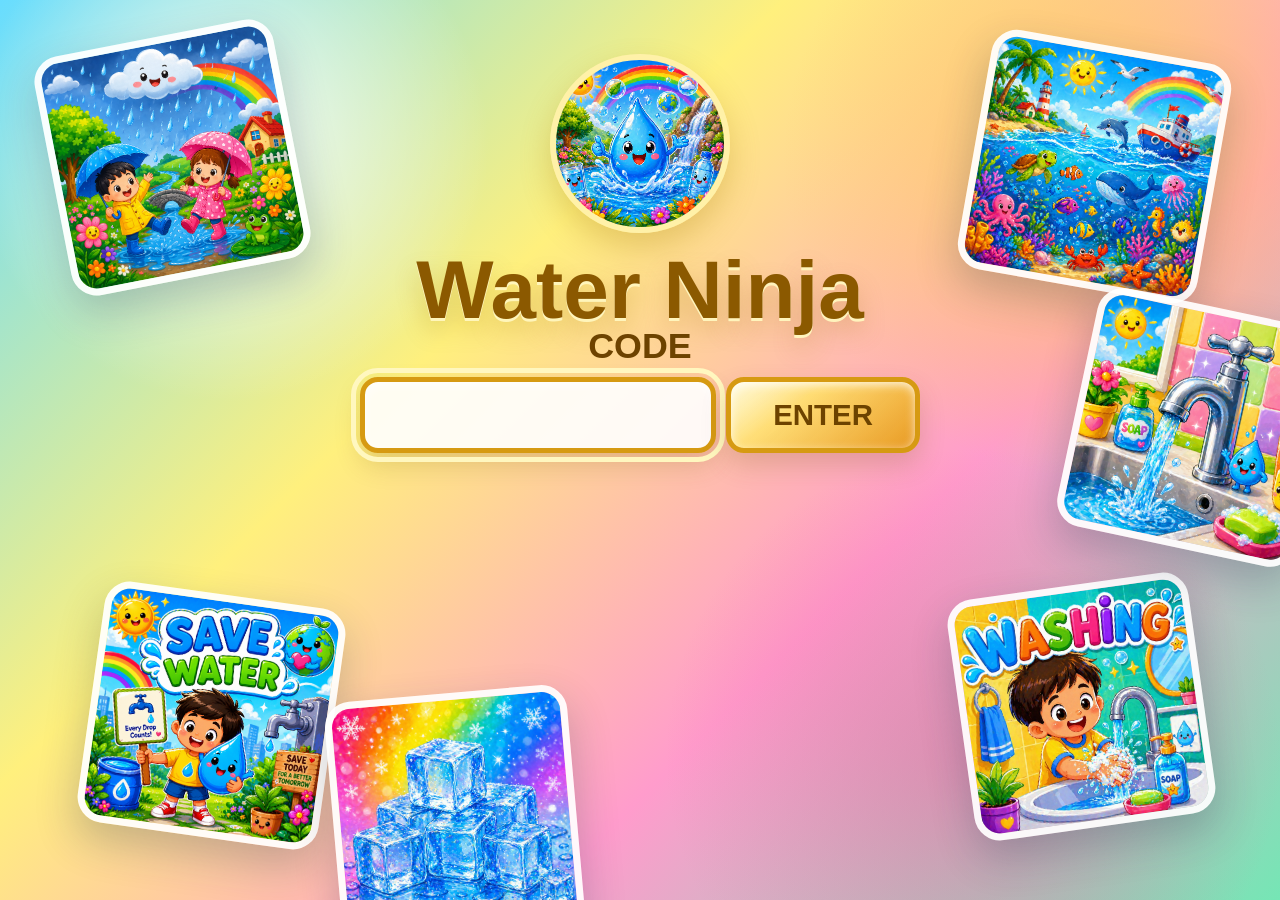
<file: index.html>
<!doctype html>
<html lang="en">
  <head>
    <meta charset="utf-8">
    <meta name="viewport" content="width=device-width,initial-scale=1,maximum-scale=1,viewport-fit=cover,user-scalable=no">
    <meta name="theme-color" content="#0877d6">
    <meta name="mobile-web-app-capable" content="yes">
    <meta name="apple-mobile-web-app-capable" content="yes">
    <meta name="apple-mobile-web-app-status-bar-style" content="black-translucent">
    <meta name="apple-mobile-web-app-title" content="Water Ninja">
    <meta name="format-detection" content="telephone=no">
    <link rel="manifest" href="manifest.json">
    <title>Water Ninja</title>
    <link rel="icon" href="icon-192.png">
    <link rel="stylesheet" href="styles.css">
    <link rel="apple-touch-icon" href="apple-touch-icon.png">
    <link rel="apple-touch-icon" sizes="180x180" href="apple-touch-icon.png">
  </head>
  <body>
    <div class="app-shell">
      <header class="topbar">
        <div class="controls-left" aria-label="Game controls left">
          <button id="startButton" class="control-button primary" type="button">
            <span aria-hidden="true">&#9654;</span>
            <span>Start</span>
          </button>
          <button id="pauseButton" class="control-button" type="button">
            <span aria-hidden="true">&#10074;&#10074;</span>
            <span>Pause</span>
          </button>
          <button id="endGameButton" class="control-button compact" type="button" aria-label="End the game" title="End the game">
            <span aria-hidden="true">&#10006;</span>
            <span>End</span>
          </button>
        </div>

        <div class="brand">
          <img src="assets/water.png" alt="" aria-hidden="true">
          <div>
            <h1>Water Ninja</h1>
          </div>
        </div>

        <div class="controls-right" aria-label="Game controls right">
          <button id="resetButton" class="control-button" type="button" aria-label="Reset game" title="Reset">
            <span aria-hidden="true">&#8635;</span>
            <span>Reset</span>
          </button>
          <button id="modeToggleButton" class="control-button mode-toggle" type="button" aria-label="Switch to One Player Mode" aria-pressed="false" title="Switch to One Player Mode">
            <span aria-hidden="true">1P</span>
            <span>One Player</span>
          </button>
          <button id="fullscreenButton" class="icon-button fullscreen-toggle" type="button" aria-label="Full screen" aria-pressed="false" title="Full screen">
            <span aria-hidden="true">&#9974;</span>
            <span class="sr-only">Full Screen</span>
          </button>
        </div>
      </header>

      <main id="arena" class="arena two-player" aria-label="Two-player game area">
        <canvas id="gameCanvas"></canvas>
        <div class="center-divider" aria-hidden="true"></div>

        <section class="player-hud player-one" aria-label="Player 1">
          <div class="hud-row">
            <div class="player-name">Player 1</div>
            <div class="prompt-card">
              <div class="target-line">
                <span>Find:</span>
                <strong id="target-0">rain</strong>
              </div>
              <p id="pattern-0">Water comes from ____.</p>
              <p id="answer-0" class="answer" aria-live="polite"></p>
            </div>
            <div class="stat">
              <span>Score</span>
              <strong id="score-0">0</strong>
            </div>
            <div class="stat">
              <span>Round</span>
              <strong id="round-0">1/3</strong>
            </div>
            <div class="stat">
              <span>Time</span>
              <strong id="time-0">20</strong>
            </div>
          </div>
        </section>

        <section class="player-hud player-two" aria-label="Player 2">
          <div class="hud-row">
            <div class="player-name">Player 2</div>
            <div class="prompt-card">
              <div class="target-line">
                <span>Find:</span>
                <strong id="target-1">sea</strong>
              </div>
              <p id="pattern-1">Water comes from the ____.</p>
              <p id="answer-1" class="answer" aria-live="polite"></p>
            </div>
            <div class="stat">
              <span>Score</span>
              <strong id="score-1">0</strong>
            </div>
            <div class="stat">
              <span>Round</span>
              <strong id="round-1">1/3</strong>
            </div>
            <div class="stat">
              <span>Time</span>
              <strong id="time-1">20</strong>
            </div>
          </div>
        </section>
      </main>
    </div>

    <div id="accessOverlay" class="access-overlay" aria-live="polite">
      <div class="cover-images" aria-hidden="true">
        <img class="cover-image cover-image-a" src="assets/rain.png" alt="">
        <img class="cover-image cover-image-b" src="assets/sea.png" alt="">
        <img class="cover-image cover-image-c" src="assets/save-water.png" alt="">
        <img class="cover-image cover-image-d" src="assets/washing.png" alt="">
        <img class="cover-image cover-image-e" src="assets/ice.png" alt="">
        <img class="cover-image cover-image-f" src="assets/tap.png" alt="">
      </div>

      <section class="access-card" aria-label="Game access">
        <div class="access-brand">
          <img src="assets/water.png" alt="" aria-hidden="true">
          <h2>Water Ninja</h2>
        </div>

        <form id="accessForm" class="access-form">
          <label for="accessCode">Code</label>
          <div class="access-entry">
            <input id="accessCode" class="access-input" type="text" autocomplete="off" maxlength="12" spellcheck="false">
            <button class="access-button" type="submit">Enter</button>
          </div>
          <p id="accessMessage" class="access-message" aria-live="assertive"></p>
        </form>
      </section>
    </div>

    <div id="winnerOverlay" class="winner-overlay" aria-live="polite" hidden>
      <canvas id="celebrationCanvas" class="celebration-canvas" aria-hidden="true"></canvas>
      <div class="winner-announcement">
        <div id="winnerTitle" class="winner-title">WINNER</div>
        <div id="winnerScore" class="winner-score">P1 0 - P2 0</div>
        <button id="winnerResetButton" class="control-button primary wide" type="button" aria-label="Reset game" title="Reset Game" style="margin-top: 12px; cursor: pointer;">
          <span aria-hidden="true">&#8635;</span>
          <span>Reset Game</span>
        </button>
      </div>
    </div>

    <script src="game.js"></script>
  </body>
</html>
</file>
<file: styles.css>
:root {
  color-scheme: light;
  --ink: #15314a;
  --muted: #51606f;
  --panel: rgba(255, 255, 255, 0.9);
  --panel-strong: rgba(255, 255, 255, 0.98);
  --line: rgba(255, 255, 255, 0.72);
  --blue: #0877d6;
  --teal: #00a9a5;
  --green: #44aa52;
  --yellow: #ffcf4a;
  --pink: #ef5b9a;
  --gold: #d69a12;
  --gold-dark: #9d6a00;
  --gold-light: #fff1a8;
  --gold-glass: rgba(255, 214, 92, 0.58);
  --font-main: "UD Digi Kyokasho NP-B", "UD Digi Kyokasho N-B", "UD Digi Kyokasho NK-B", "Hiragino Maru Gothic ProN", "Yu Gothic", Arial, sans-serif;
  --shadow: 0 14px 32px rgba(21, 49, 74, 0.22);
  --app-height: 100dvh;
}

* {
  box-sizing: border-box;
}

html,
body {
  width: 100%;
  height: var(--app-height, 100vh);
  min-height: 100%;
  margin: 0;
  overflow: hidden;
  position: fixed;
  inset: 0;
  overscroll-behavior: none;
  -webkit-overflow-scrolling: auto;
}

body {
  background: #bcefff;
  color: var(--ink);
  font-family: var(--font-main);
  letter-spacing: 0;
  touch-action: none;
  user-select: none;
  -webkit-user-select: none;
  -webkit-touch-callout: none;
  padding:
    env(safe-area-inset-top)
    env(safe-area-inset-right)
    env(safe-area-inset-bottom)
    env(safe-area-inset-left);
}

button {
  font: inherit;
  -webkit-tap-highlight-color: transparent;
}

.app-shell {
  display: grid;
  grid-template-rows: auto minmax(0, 1fr);
  width: 100vw;
  height: var(--app-height, 100dvh);
  min-width: 0;
}

.topbar {
  position: relative;
  z-index: 5;
  display: grid;
  grid-template-columns: minmax(0, 1fr) auto minmax(0, 1fr);
  align-items: center;
  gap: 10px;
  min-height: 64px;
  padding: 8px 16px;
  background:
    linear-gradient(90deg, rgba(255, 255, 255, 0.94), rgba(255, 255, 255, 0.78)),
    linear-gradient(135deg, #b6f1ff, #fff0a6 45%, #ffd0e8);
  border-bottom: 1px solid rgba(21, 49, 74, 0.14);
  box-shadow: 0 8px 20px rgba(21, 49, 74, 0.12);
}

.brand {
  display: flex;
  align-items: center;
  justify-content: center;
  gap: 10px;
  min-width: 0;
  grid-column: 2;
}

.brand img {
  width: 46px;
  height: 46px;
  border: 3px solid var(--gold-light);
  border-radius: 50%;
  background: rgba(255, 236, 150, 0.7);
  box-shadow:
    inset 0 2px 7px rgba(255, 255, 255, 0.8),
    0 8px 18px rgba(157, 106, 0, 0.28);
  object-fit: cover;
}

.brand h1 {
  margin: 0;
  color: #8b5900;
  font-size: 1.62rem;
  font-weight: 900;
  line-height: 1;
  text-shadow:
    0 2px 0 rgba(255, 245, 180, 0.95),
    0 7px 16px rgba(157, 106, 0, 0.22);
}

.controls-left {
  grid-column: 1;
  display: flex;
  align-items: center;
  justify-content: flex-start;
  gap: 7px;
  flex-wrap: nowrap;
  min-width: 0;
}

.controls-right {
  grid-column: 3;
  display: flex;
  align-items: center;
  justify-content: flex-end;
  gap: 7px;
  flex-wrap: nowrap;
  margin-left: auto;
  min-width: 0;
}

.control-button,
.icon-button {
  display: inline-flex;
  align-items: center;
  justify-content: center;
  gap: 6px;
  min-height: 44px;
  border: 3px solid var(--gold);
  border-radius: 12px;
  background:
    linear-gradient(145deg, rgba(255, 255, 255, 0.66), rgba(255, 230, 118, 0.25) 32%, rgba(203, 132, 0, 0.36)),
    linear-gradient(135deg, rgba(255, 239, 150, 0.92), rgba(255, 195, 57, 0.82));
  color: #6d4300;
  font-size: 0.84rem;
  font-weight: 900;
  box-shadow:
    inset 0 2px 7px rgba(255, 255, 255, 0.9),
    inset 0 -6px 10px rgba(157, 106, 0, 0.2),
    0 8px 18px rgba(157, 106, 0, 0.24);
  cursor: pointer;
}

.control-button {
  min-width: 82px;
  padding: 0 10px;
  text-transform: uppercase;
}

.control-button.wide {
  min-width: 118px;
}

.control-button.compact {
  min-width: 70px;
}

.mode-toggle {
  min-width: 128px;
}

.mode-toggle[aria-pressed="true"] {
  border-color: #0877d6;
  background:
    linear-gradient(145deg, rgba(255, 255, 255, 0.72), rgba(154, 238, 255, 0.3) 34%, rgba(0, 109, 165, 0.28)),
    linear-gradient(135deg, rgba(184, 244, 255, 0.96), rgba(75, 202, 255, 0.84));
  color: #06456f;
}

.icon-button {
  width: 46px;
  padding: 0;
  font-size: 1.35rem;
}

.fullscreen-toggle[aria-pressed="true"] {
  border-color: #00a9a5;
  color: #075f5c;
}

.sr-only {
  position: absolute;
  width: 1px;
  height: 1px;
  padding: 0;
  margin: -1px;
  overflow: hidden;
  clip: rect(0, 0, 0, 0);
  white-space: nowrap;
  border: 0;
}

.control-button.primary {
  background:
    linear-gradient(145deg, rgba(255, 255, 255, 0.7), rgba(255, 232, 126, 0.25) 34%, rgba(190, 113, 0, 0.34)),
    linear-gradient(135deg, rgba(255, 239, 150, 0.96), rgba(255, 177, 35, 0.86));
  color: #6d4300;
}

.control-button:active,
.icon-button:active {
  transform: translateY(1px) scale(0.99);
}

.control-button:focus-visible,
.icon-button:focus-visible {
  outline: 4px solid #fff7bf;
  outline-offset: 3px;
}

.control-button:disabled {
  cursor: progress;
  opacity: 0.68;
}

.access-overlay {
  position: fixed;
  inset: 0;
  z-index: 120;
  display: grid;
  place-items: start center;
  overflow: hidden;
  padding: clamp(40px, 6vh, 80px) clamp(16px, 3vw, 42px) clamp(16px, 3vw, 42px);
  background:
    radial-gradient(circle at 18% 16%, rgba(255, 255, 255, 0.86), transparent 20%),
    radial-gradient(circle at 86% 18%, rgba(255, 207, 74, 0.72), transparent 24%),
    radial-gradient(circle at 76% 84%, rgba(239, 91, 154, 0.45), transparent 25%),
    linear-gradient(135deg, #68ddff 0%, #fff07d 36%, #ff9ccc 66%, #75e6b5 100%);
}

.access-overlay[hidden] {
  display: none;
}

.cover-images {
  position: absolute;
  inset: 0;
  pointer-events: none;
}

.cover-image {
  position: absolute;
  width: clamp(120px, 19vw, 280px);
  height: clamp(120px, 19vw, 280px);
  border: 7px solid rgba(255, 255, 255, 0.92);
  border-radius: 26px;
  object-fit: cover;
  box-shadow:
    0 18px 42px rgba(21, 49, 74, 0.24),
    inset 0 3px 10px rgba(255, 255, 255, 0.78);
}

.cover-image-a {
  top: 4%;
  left: 4%;
  transform: rotate(-11deg);
}

.cover-image-b {
  top: 5%;
  right: 5%;
  transform: rotate(10deg);
}

.cover-image-c {
  bottom: 7%;
  left: 7%;
  transform: rotate(8deg);
}

.cover-image-d {
  right: 6%;
  bottom: 8%;
  transform: rotate(-8deg);
}

.cover-image-e {
  left: 26%;
  bottom: -4%;
  transform: rotate(-5deg);
}

.cover-image-f {
  top: 34%;
  right: -3%;
  transform: rotate(12deg);
}

.access-brand {
  display: flex;
  flex-direction: column;
  align-items: center;
  justify-content: center;
  gap: clamp(10px, 1.8vw, 18px);
  width: 100%;
  text-align: center;
}

.access-brand img {
  width: clamp(110px, 14vw, 180px);
  height: clamp(110px, 14vw, 180px);
  border: 6px solid var(--gold-light);
  border-radius: 50%;
  object-fit: cover;
  box-shadow:
    inset 0 3px 10px rgba(255, 255, 255, 0.82),
    0 14px 30px rgba(157, 106, 0, 0.25);
}

.access-brand h2 {
  margin: 0;
  color: #8b5900;
  font-size: clamp(3rem, 6.4vw, 6.1rem);
  font-weight: 900;
  line-height: 0.95;
  text-align: center;
  text-shadow:
    0 3px 0 rgba(255, 247, 191, 0.95),
    0 12px 24px rgba(157, 106, 0, 0.25);
}

.access-form {
  display: grid;
  gap: 12px;
  justify-items: center;
}

.access-form label {
  color: #6d4300;
  font-size: clamp(1.3rem, 2.8vw, 2.4rem);
  font-weight: 900;
  line-height: 1;
  text-transform: uppercase;
}

.access-entry {
  display: flex;
  justify-content: center;
  gap: 10px;
  width: min(560px, 100%);
}

.access-input,
.access-button {
  min-height: clamp(58px, 7vw, 76px);
  border: 5px solid var(--gold);
  border-radius: 18px;
  font-family: var(--font-main);
  font-weight: 900;
  box-shadow:
    inset 0 3px 10px rgba(255, 255, 255, 0.78),
    0 12px 26px rgba(102, 64, 0, 0.18);
}

.access-input {
  min-width: 0;
  flex: 1 1 auto;
  background: rgba(255, 255, 255, 0.9);
  color: #15314a;
  padding: 0 18px;
  font-size: clamp(1.7rem, 4vw, 3rem);
  text-align: center;
  text-transform: uppercase;
}

.access-button {
  flex: 0 0 auto;
  background:
    linear-gradient(145deg, rgba(255, 255, 255, 0.68), rgba(255, 230, 118, 0.3) 35%, rgba(190, 113, 0, 0.34)),
    linear-gradient(135deg, rgba(255, 239, 150, 0.96), rgba(255, 177, 35, 0.88));
  color: #6d4300;
  padding: 0 clamp(20px, 4vw, 42px);
  font-size: clamp(1.2rem, 2.3vw, 2rem);
  text-transform: uppercase;
  cursor: pointer;
}

.access-input:focus,
.access-button:focus-visible {
  outline: 5px solid #fff7bf;
  outline-offset: 4px;
}

.access-message {
  min-height: 1.15em;
  margin: 0;
  color: #9a2c54;
  font-size: clamp(1rem, 2vw, 1.7rem);
  font-weight: 900;
  line-height: 1.15;
}

.access-overlay.shake .access-card {
  animation: access-shake 260ms ease-in-out;
}

@keyframes access-shake {
  0%,
  100% {
    transform: translateX(0);
  }

  25% {
    transform: translateX(-12px);
  }

  75% {
    transform: translateX(12px);
  }
}

.arena {
  position: relative;
  min-height: 0;
  overflow: hidden;
  background:
    radial-gradient(circle at 24% 18%, rgba(255, 207, 74, 0.36), transparent 24%),
    radial-gradient(circle at 73% 22%, rgba(239, 91, 154, 0.28), transparent 28%),
    linear-gradient(135deg, #92eaff, #e8fff0 42%, #b8d8ff);
}

.arena,
.player-hud,
.center-divider {
  transition:
    left 240ms ease,
    right 240ms ease,
    opacity 220ms ease,
    transform 220ms ease,
    visibility 220ms ease;
}

#gameCanvas {
  position: absolute;
  inset: 0;
  display: block;
  width: 100%;
  height: 100%;
  touch-action: none;
  cursor: crosshair;
}

.center-divider {
  position: absolute;
  top: 0;
  bottom: 0;
  left: 50%;
  z-index: 2;
  width: 6px;
  background: rgba(255, 255, 255, 0.88);
  box-shadow:
    0 0 0 1px rgba(21, 49, 74, 0.12),
    0 0 30px rgba(255, 255, 255, 0.92);
  transform: translateX(-50%);
  pointer-events: none;
}

.arena.one-player .center-divider {
  opacity: 0;
  transform: translateX(-50%) scaleY(0.88);
  visibility: hidden;
}

.winner-overlay {
  position: fixed;
  inset: 0;
  z-index: 100;
  display: grid;
  place-items: center;
  padding: clamp(20px, 4vw, 70px);
  background:
    radial-gradient(circle at 18% 18%, rgba(255, 255, 255, 0.54), transparent 22%),
    radial-gradient(circle at 78% 22%, rgba(255, 241, 168, 0.44), transparent 24%),
    linear-gradient(135deg, rgba(255, 224, 105, 0.74), rgba(255, 194, 35, 0.66), rgba(155, 96, 0, 0.58));
  backdrop-filter: blur(9px) saturate(1.24);
  pointer-events: none;
}

.winner-overlay[hidden] {
  display: none;
}

.winner-announcement {
  position: relative;
  z-index: 1;
  display: grid;
  place-items: center;
  align-content: center;
  gap: clamp(14px, 2.8vh, 32px);
  pointer-events: auto;
  width: min(880px, 78vw);
  min-height: min(420px, 52vh);
  border: clamp(8px, 1.1vw, 16px) solid var(--gold);
  border-radius: clamp(22px, 3vw, 44px);
  background:
    linear-gradient(145deg, rgba(255, 255, 255, 0.7), rgba(255, 241, 170, 0.36) 26%, rgba(196, 121, 0, 0.28)),
    linear-gradient(135deg, #ffee91, #ffcb3b, #c67e00);
  padding: clamp(28px, 5vw, 72px);
  box-shadow:
    inset 0 10px 30px rgba(255, 255, 255, 0.74),
    inset 0 -18px 36px rgba(130, 80, 0, 0.24),
    0 0 0 8px rgba(255, 241, 168, 0.58),
    0 28px 80px rgba(82, 52, 0, 0.42);
  text-align: center;
}

.winner-title {
  max-width: 100%;
  color: #fff7bf;
  font-size: clamp(3.2rem, 7.6vw, 8.4rem);
  font-weight: 900;
  line-height: 0.95;
  text-shadow:
    -5px -5px 0 #8b5900,
    5px -5px 0 #8b5900,
    -5px 5px 0 #8b5900,
    5px 5px 0 #8b5900,
    0 18px 34px rgba(102, 64, 0, 0.38);
}

.winner-score {
  color: #6d4300;
  border: 6px solid rgba(255, 244, 180, 0.92);
  border-radius: 24px;
  background:
    linear-gradient(145deg, rgba(255, 255, 255, 0.68), rgba(255, 226, 105, 0.35)),
    rgba(255, 246, 193, 0.7);
  padding: clamp(10px, 1.8vw, 20px) clamp(22px, 5vw, 64px);
  font-size: clamp(1.4rem, 3.2vw, 3.2rem);
  font-weight: 900;
  line-height: 1;
  box-shadow:
    inset 0 3px 12px rgba(255, 255, 255, 0.82),
    0 14px 30px rgba(102, 64, 0, 0.22);
}

.winner-announcement .control-button {
  pointer-events: auto;
  min-height: clamp(54px, 6vw, 68px);
  font-size: clamp(1.1rem, 2.4vw, 1.6rem);
  border-width: clamp(3px, 0.5vw, 5px);
}

.celebration-canvas {
  position: absolute;
  inset: 0;
  z-index: 2;
  width: 100%;
  height: 100%;
  pointer-events: none;
}

.player-hud {
  position: absolute;
  top: 10px;
  z-index: 4;
  display: grid;
  width: auto;
  gap: 6px;
  padding: 8px;
  border: 4px solid var(--gold);
  border-radius: 18px;
  background:
    linear-gradient(145deg, rgba(255, 255, 255, 0.64), rgba(255, 227, 113, 0.26) 28%, rgba(186, 117, 0, 0.24)),
    linear-gradient(135deg, rgba(255, 235, 143, 0.78), rgba(255, 198, 54, 0.58));
  box-shadow:
    inset 0 3px 10px rgba(255, 255, 255, 0.86),
    inset 0 -10px 18px rgba(157, 106, 0, 0.18),
    0 16px 36px rgba(99, 66, 0, 0.28);
  backdrop-filter: blur(14px);
  pointer-events: none;
}

.player-one {
  left: 8px;
  right: calc(50% + 8px);
}

.player-two {
  left: calc(50% + 8px);
  right: 8px;
}

.arena.one-player .player-one {
  left: clamp(8px, 1.4vw, 18px);
  right: clamp(8px, 1.4vw, 18px);
  max-width: 1040px;
  margin: 0 auto;
}

.arena.one-player .player-two {
  opacity: 0;
  transform: translateY(-12px) scale(0.98);
  visibility: hidden;
}

.arena.one-player .hud-row {
  grid-template-columns: auto minmax(0, 1.4fr) auto auto auto;
}

.arena.one-player .prompt-card p:nth-of-type(1) {
  white-space: normal;
}

.arena.one-player .answer {
  max-width: 30%;
}

.hud-row {
  display: grid;
  grid-template-columns: auto minmax(0, 1fr) auto auto auto;
  align-items: center;
  gap: 6px;
  padding: 0;
}

.player-name {
  min-width: 0;
  color: #6d4300;
  border: 2px solid rgba(255, 244, 180, 0.9);
  border-radius: 11px;
  background:
    linear-gradient(145deg, rgba(255, 255, 255, 0.55), rgba(255, 226, 105, 0.32)),
    rgba(255, 232, 126, 0.68);
  padding: 6px 8px;
  font-size: 1rem;
  font-weight: 900;
  text-align: center;
  box-shadow: inset 0 2px 8px rgba(255, 255, 255, 0.75);
}

.player-two .player-name {
  background:
    linear-gradient(145deg, rgba(255, 255, 255, 0.55), rgba(255, 226, 105, 0.32)),
    rgba(255, 232, 126, 0.68);
}

.stat {
  display: grid;
  min-width: 58px;
  padding: 4px 6px;
  border: 2px solid rgba(255, 244, 180, 0.9);
  border-radius: 11px;
  background:
    linear-gradient(145deg, rgba(255, 255, 255, 0.54), rgba(255, 226, 105, 0.28)),
    rgba(255, 246, 193, 0.68);
  text-align: center;
  box-shadow: inset 0 2px 8px rgba(255, 255, 255, 0.78);
}

.stat span {
  color: #7f5400;
  font-size: 0.58rem;
  font-weight: 800;
  text-transform: uppercase;
}

.stat strong {
  font-size: 1.08rem;
  line-height: 1.05;
}

.prompt-card {
  display: flex;
  align-items: center;
  gap: 8px;
  min-width: 0;
  padding: 0 2px;
  border-top: 0;
}

.target-line {
  display: flex;
  align-items: center;
  gap: 5px;
  margin-bottom: 0;
}

.target-line span {
  color: #7f5400;
  font-size: 0.74rem;
  font-weight: 900;
  text-transform: uppercase;
}

.target-line strong {
  min-width: 80px;
  border: 2px solid rgba(255, 244, 180, 0.9);
  border-radius: 11px;
  background:
    linear-gradient(145deg, rgba(255, 255, 255, 0.62), rgba(255, 222, 86, 0.35)),
    rgba(255, 207, 74, 0.86);
  padding: 4px 8px;
  color: #6d4300;
  font-size: 1.16rem;
  line-height: 1;
  text-align: center;
  text-transform: uppercase;
  box-shadow: inset 0 2px 8px rgba(255, 255, 255, 0.76);
}

.prompt-card p {
  margin: 0;
}

.prompt-card p:nth-of-type(1) {
  color: var(--ink);
  flex: 1 1 auto;
  font-size: 0.96rem;
  font-weight: 900;
  line-height: 1.06;
  min-width: 0;
  overflow: hidden;
  display: -webkit-box;
  -webkit-box-orient: vertical;
  -webkit-line-clamp: 2;
  white-space: normal;
}

.answer {
  flex: 0 1 auto;
  max-width: 34%;
  min-height: 0;
  margin-top: 0;
  color: #09685f;
  font-size: 0.72rem;
  font-weight: 900;
  line-height: 1.1;
  min-width: 0;
  overflow: hidden;
  text-overflow: ellipsis;
  white-space: nowrap;
}

.answer:empty {
  display: none;
}

.answer.warn {
  color: #9a2c54;
}

.answer.done {
  color: #1c4d7d;
}

@media (max-width: 1100px) {
  .topbar {
    gap: 8px;
    min-height: 58px;
    padding: 7px 10px;
  }

  .controls-left,
  .controls-right {
    gap: 5px;
  }

  .brand img {
    width: 38px;
    height: 38px;
  }

  .brand h1 {
    font-size: 1.28rem;
  }

  .control-button {
    min-width: 70px;
    min-height: 38px;
    padding: 0 8px;
    border-width: 3px;
    border-radius: 10px;
    font-size: 0.72rem;
  }

  .control-button.wide {
    min-width: 96px;
  }

  .control-button.compact {
    min-width: 54px;
  }

  .mode-toggle {
    min-width: 106px;
  }

  .icon-button {
    width: 40px;
    min-height: 38px;
    font-size: 1.16rem;
  }

  .player-hud {
    top: 8px;
    width: auto;
    padding: 6px;
    border-width: 3px;
    border-radius: 14px;
  }

  .player-one {
    left: 6px;
    right: calc(50% + 6px);
  }

  .player-two {
    left: calc(50% + 6px);
    right: 6px;
  }

  .hud-row {
    grid-template-columns: auto minmax(0, 1fr) 42px 42px 42px;
    gap: 4px;
    padding: 0;
  }

  .player-name {
    padding: 5px 6px;
    font-size: 0.82rem;
  }

  .stat {
    min-width: 0;
    padding: 3px 4px;
  }

  .stat span {
    font-size: 0.48rem;
  }

  .stat strong {
    font-size: 0.94rem;
  }

  .prompt-card {
    gap: 4px;
    padding: 0 1px;
  }

  .target-line {
    gap: 3px;
  }

  .target-line span {
    font-size: 0.58rem;
  }

  .target-line strong {
    min-width: 52px;
    padding: 3px 6px;
    font-size: 0.76rem;
  }

  .prompt-card p:nth-of-type(1) {
    font-size: 0.66rem;
    line-height: 1.02;
  }

  .answer {
    display: none;
  }

  .answer.warn,
  .answer.done {
    display: block;
    max-width: 72px;
    font-size: 0.58rem;
  }

  .answer {
    font-size: 0.58rem;
  }
}

@media (max-width: 760px) {
  .brand h1 {
    display: none;
  }

  .brand img {
    width: 34px;
    height: 34px;
  }

  .control-button {
    min-width: 56px;
    min-height: 36px;
    padding: 0 7px;
    font-size: 0.66rem;
  }

  .mode-toggle {
    min-width: 92px;
  }

  .mode-toggle span:first-child {
    display: none;
  }

  .icon-button {
    width: 38px;
    min-height: 36px;
  }
}

@media (max-height: 620px) {
  .topbar {
    min-height: 52px;
    padding-top: 6px;
    padding-bottom: 6px;
  }

  .brand img {
    width: 34px;
    height: 34px;
  }

  .player-hud {
    gap: 4px;
  }

  .prompt-card {
    padding-top: 4px;
    padding-bottom: 0;
  }

  .answer {
    display: none;
  }
}
</file>
